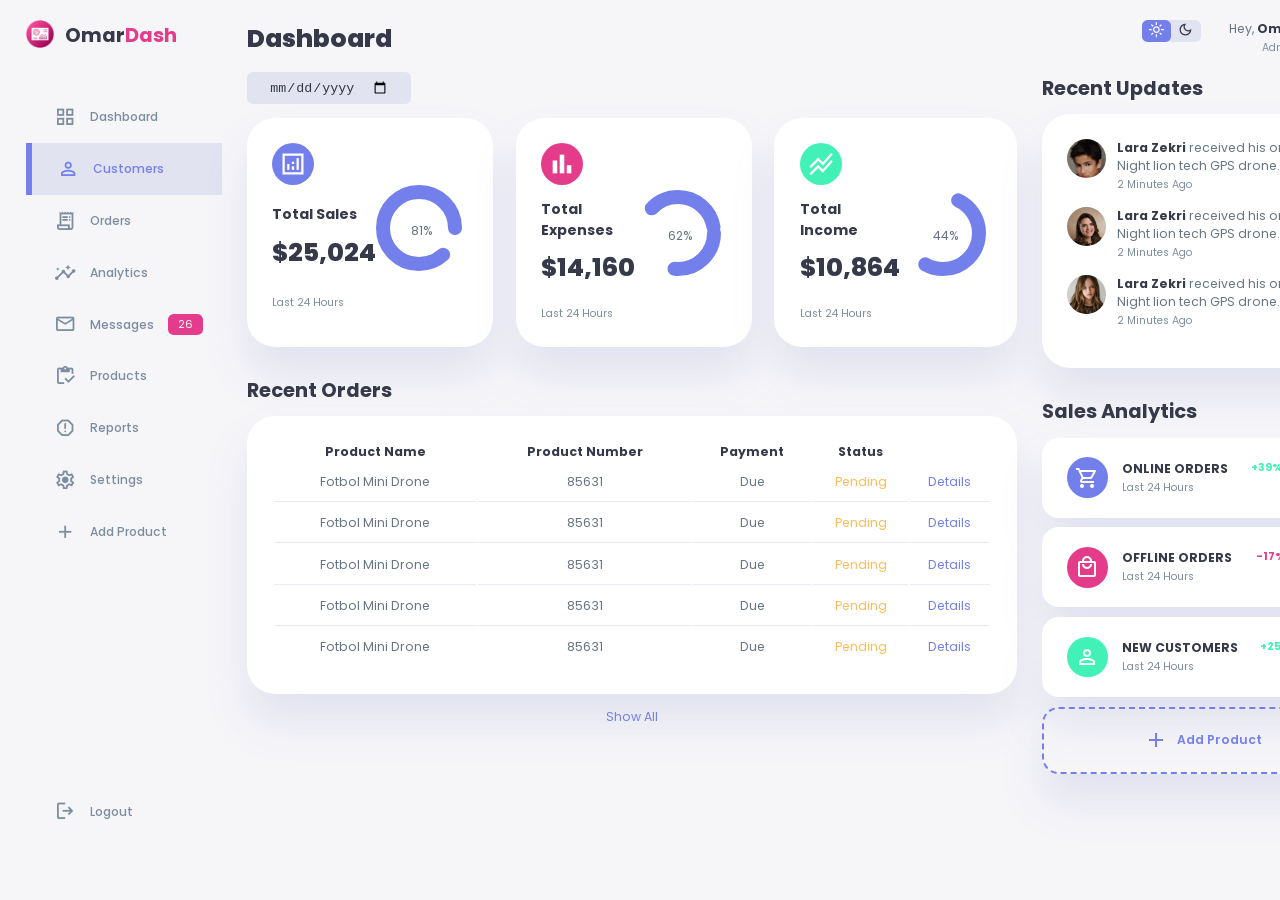
<file: index.html>
<!DOCTYPE html>
<html lang="en">
<head>
    <meta charset="UTF-8">
    <meta http-equiv="X-UA-Compatible" content="IE=edge">
    <meta name="viewport" content="width=device-width, initial-scale=1.0">
    <title>Admin Dashboard</title>
    <!-- Material Icons -->
    <link rel="stylesheet" href="https://fonts.googleapis.com/css2?family=Material+Symbols+Sharp:opsz,wght,FILL,GRAD@20..48,100..700,0..1,-50..200" />
    <link rel="stylesheet" href="https://fonts.googleapis.com/css2?family=Material+Symbols+Outlined:opsz,wght,FILL,GRAD@20..48,100..700,0..1,-50..200" />
    <link rel="stylesheet" href="./style.css">
</head>
<body>
    <div class="container">
        <!-- START OF ASIDE -->
        <aside>
            <div class="top">
                <div class="logo">
                    <img src="./images/logo.png">
                    <h2>Omar<span class="danger">Dash</span></h2>
                </div>
                <div class="close" id="close-btn">
                    <span class="material-symbols-outlined">close</span>
                </div>
            </div>
            <div class="sidebar">
                <a href="">
                    <span class="material-symbols-outlined">grid_view</span>
                    <h3>Dashboard</h3>
                </a>
                <a href="" class="active">
                    <span class="material-symbols-outlined">person</span>
                    <h3>Customers</h3>
                </a>
                <a href="">
                    <span class="material-symbols-outlined">receipt_long</span>
                    <h3>Orders</h3>
                </a>
                <a href="">
                    <span class="material-symbols-outlined">insights</span>
                    <h3>Analytics</h3>
                </a>
                <a href="">
                    <span class="material-symbols-outlined">mail_outline</span>
                    <h3>Messages</h3>
                    <span class="message-count">26</span>
                </a>
                <a href="">
                    <span class="material-symbols-outlined">inventory</span>
                    <h3>Products</h3>
                </a>
                <a href="">
                    <span class="material-symbols-outlined">report_gmailerrorred</span>
                    <h3>Reports</h3>
                </a>
                <a href="">
                    <span class="material-symbols-outlined">settings</span>
                    <h3>Settings</h3>
                </a>
                <a href="">
                    <span class="material-symbols-outlined">add</span>
                    <h3>Add Product</h3>
                </a>
                <a href="">
                    <span class="material-symbols-outlined">logout</span>
                    <h3>Logout</h3>
                </a>
            </div>
        </aside>
        <!-- END OF ASIDE -->
        <main>
            <h1>Dashboard</h1>
            <div class="date">
                <input type="date">
            </div>
            <div class="insights">
                <!-- START OF SALES -->
                <div class="sales">
                    <span class="material-symbols-sharp">analytics</span>
                    <div class="middle">
                        <div class="left">
                            <h3>Total Sales</h3>
                            <h1>$25,024</h1>
                        </div>
                        <div class="progress">
                            <svg>
                                <circle cx='38' cy='38' r='36'></circle>
                            </svg>
                            <div class="number">
                                <p>81%</p>
                            </div>
                        </div>
                    </div>
                    <small class="text-muted">Last 24 Hours</small>
                </div>
                <!-- END OF SALES -->
                <!-- START OF EXPENSES -->
                <div class="expenses">
                    <span class="material-symbols-sharp">bar_chart</span>
                    <div class="middle">
                        <div class="left">
                            <h3>Total Expenses</h3>
                            <h1>$14,160</h1>
                        </div>
                        <div class="progress">
                            <svg>
                                <circle cx='38' cy='38' r='36'></circle>
                            </svg>
                            <div class="number">
                                <p>62%</p>
                            </div>
                        </div>
                    </div>
                    <small class="text-muted">Last 24 Hours</small>
                </div>
                <!-- END OF EXPENSES -->
                <!-- START OF INCOME -->
                <div class="income">
                    <span class="material-symbols-sharp">stacked_line_chart</span>
                    <div class="middle">
                        <div class="left">
                            <h3>Total Income</h3>
                            <h1>$10,864</h1>
                        </div>
                        <div class="progress">
                            <svg>
                                <circle cx='38' cy='38' r='36'></circle>
                            </svg>
                            <div class="number">
                                <p>44%</p>
                            </div>
                        </div>
                    </div>
                    <small class="text-muted">Last 24 Hours</small>
                </div>
                <!-- END OF INCOME -->
            </div>
            <!-- END OF INSIGHTS -->

            <div class="recent-orders">
                <h2>Recent Orders</h2>
                <table>
                    <thead>
                        <tr>
                            <th>Product Name</th>
                            <th>Product Number</th>
                            <th>Payment</th>
                            <th>Status</th>
                            <th></th>
                        </tr>
                    </thead>
                    <tbody>
                        <tr>
                            <td>Fotbol Mini Drone</td>
                            <td>85631</td>
                            <td>Due</td>
                            <td class="warning">Pending</td>
                            <td class="primary">Details</td>
                        </tr>
                        <tr>
                            <td>Fotbol Mini Drone</td>
                            <td>85631</td>
                            <td>Due</td>
                            <td class="warning">Pending</td>
                            <td class="primary">Details</td>
                        </tr>
                        <tr>
                            <td>Fotbol Mini Drone</td>
                            <td>85631</td>
                            <td>Due</td>
                            <td class="warning">Pending</td>
                            <td class="primary">Details</td>
                        </tr>
                        <tr>
                            <td>Fotbol Mini Drone</td>
                            <td>85631</td>
                            <td>Due</td>
                            <td class="warning">Pending</td>
                            <td class="primary">Details</td>
                        </tr>
                        <tr>
                            <td>Fotbol Mini Drone</td>
                            <td>85631</td>
                            <td>Due</td>
                            <td class="warning">Pending</td>
                            <td class="primary">Details</td>
                        </tr>
                    </tbody>
                </table>
                <a href="#">Show All</a>
            </div>
        </main>
        <!-- END OF MAIN -->

        <div class="right">
            <div class="top">
                <button id="menu-btn">
                    <span class="material-symbols-outlined">menu</span>
                </button>
                <div class="theme-toggler">
                    <span class="material-symbols-outlined active">light_mode</span>
                    <span class="material-symbols-outlined">dark_mode</span>
                </div>
                <div class="profile">
                    <div class="info">
                        <p>Hey, <b>Omar</b></p>
                        <small class="text-muted">Admin</small>
                    </div>
                    <div class="profile-photo">
                        <img src="./images/admin.jpg" alt="">
                    </div>
                </div>
            </div>
            <!-- END OF TOP -->
            <div class="recent-updates">
                <h2>Recent Updates</h2>
                <div class="updates">
                    <div class="update">
                        <div class="profile-photo">
                            <img src="./images/profile1.jpg" alt="">
                        </div>
                        <div class="message">
                            <p><b>Lara Zekri</b> received his order of Night lion tech GPS drone.</p>
                            <small class="text-muted">2 Minutes Ago</small>
                        </div>
                    </div>
                    <div class="update">
                        <div class="profile-photo">
                            <img src="./images/profile3.jpg" alt="">
                        </div>
                        <div class="message">
                            <p><b>Lara Zekri</b> received his order of Night lion tech GPS drone.</p>
                            <small class="text-muted">2 Minutes Ago</small>
                        </div>
                    </div>
                    <div class="update">
                        <div class="profile-photo">
                            <img src="./images/profile4.jpg" alt="">
                        </div>
                        <div class="message">
                            <p><b>Lara Zekri</b> received his order of Night lion tech GPS drone.</p>
                            <small class="text-muted">2 Minutes Ago</small>
                        </div>
                    </div>
                </div>
            </div>
            <!-- END OF RECENT UPDATES -->
            <div class="sales-analytics">
                <h2>Sales Analytics</h2>
                <div class="item online">
                    <div class="icon">
                        <span class="material-symbols-outlined">shopping_cart</span>
                    </div>
                    <div class="right">
                        <div class="info">
                            <h3>ONLINE ORDERS</h3>
                            <small class="text-muted">Last 24 Hours</small>
                        </div>
                        <h5 class="success">+39%</h5>
                        <h3>3849</h3>
                    </div>
                </div>
                <div class="item offline">
                    <div class="icon">
                        <span class="material-symbols-outlined">local_mall</span>
                    </div>
                    <div class="right">
                        <div class="info">
                            <h3>OFFLINE ORDERS</h3>
                            <small class="text-muted">Last 24 Hours</small>
                        </div>
                        <h5 class="danger">-17%</h5>
                        <h3>1100</h3>
                    </div>
                </div>
                <div class="item customers">
                    <div class="icon">
                        <span class="material-symbols-outlined">person</span>
                    </div>
                    <div class="right">
                        <div class="info">
                            <h3>NEW CUSTOMERS</h3>
                            <small class="text-muted">Last 24 Hours</small>
                        </div>
                        <h5 class="success">+25%</h5>
                        <h3>849</h3>
                    </div>
                </div>
                <div class="item add-product">
                    <div>
                        <span class="material-symbols-outlined">add</span>
                        <h3>Add Product</h3>
                    </div>
                </div>
            </div>
        </div>
    </div>
</body>
</html>
</file>
<file: style.css>
@import url('https://fonts.googleapis.com/css2?family=Montserrat:wght@300;400;500;600;700&family=Open+Sans:wght@300;400;700&family=Poppins:ital,wght@0,200;0,800;1,800&display=swap');

/* ROOT VARIABLES */
:root {
    --color-primary: #7380ec;
    --color-danger: #E43C8A;
    --color-success: #41f1b6;
    --color-warning: #ffbb55;
    --color-white: #fff;
    --color-info-dark: #7d8da1;
    --color-info-light: #dce1eb;
    --color-dark: #363949;
    --color-light: rgba(132, 139, 200, 0.18);
    --color-primary-variant: #111e88;
    --color-dark-variant: #677483;
    --color-background: #f6f6f9;

    --card-border-radius: 2rem;
    --border-radius-1: 0.4rem;
    --border-radius-2: 0.8rem;
    --border-radius-3: 1.2rem;

    --card-padding: 1.8rem;
    --padding-1: 1.2rem;

    --box-shadow: 0 2rem 3rem var(--color-light);
}
* {
    margin: 0;
    padding: 0;
    outline: 0;
    appearance: none;
    border: 0;
    text-decoration: none;
    box-sizing: border-box;
}
html {
    font-size: 14px;
}
body {
    width: 100vw;
    height: 100vh;
    font-family: poppins, sans-serif;
    font-size: 0.88rem;
    background: var(--color-background);
    user-select: none;
    overflow-x: hidden;
    color: var(--color-dark);
}
.container {
    display: grid;
    width: 96%;
    margin: 0 auto;
    gap: 1.8rem;
    grid-template-columns: 14rem auto 23rem;
}
a {
    color: var(--color-dark);
}
img {
    display: block;
    width: 100%;
}
h1 {
    font-weight: 800;
    font-size: 1.8rem;
}
h2 {
    font-size: 1.4rem;
}
h3 {
    font-size: 0.87rem;
}
h4 {
    font-size: 0.8rem;
}
h5 {
    font-size: 0.77rem;
}
small {
    font-size: 0.75rem;
}
.profile-photo {
    width: 2.8rem;
    height: 2.8rem;
    border-radius: 50%;
    overflow: hidden;
}
.text-muted {
    color: var(--color-info-dark);
}
p {
    color: var(--color-dark-variant);
}
b {
    color: var(--color-dark);
}
.primary {
    color: var(--color-primary);
}
.danger {
    color: var(--color-danger);
}
.success {
    color: var(--color-success);
}
.warning {
    color: var(--color-warning);
}
aside {
    height: 100vh;
}
aside .top {
    display: flex;
    align-items: center;
    justify-content: space-between;
    margin-top: 1.4rem;
}
aside .logo {
    display: flex;
    gap: 0.8rem;
}
aside .logo img {
    width: 2rem;
    height: 2rem;
}
aside .close {
    display: none;
}

/* SIDEBAR */
aside .sidebar {
    display: flex;
    flex-direction: column;
    height: 86vh;
    position: relative;
    top: 3rem;
}
aside h3 {
    font-weight: 500;
}
aside .sidebar a {
    display: flex;
    color: var(--color-info-dark);
    margin-left: 2rem;
    gap: 1rem;
    align-items: center;
    position: relative;
    height: 3.7rem;
    transition: all 300ms ease;
}
aside .sidebar a span {
    font-size: 1.6rem;
    transition: all 300ms ease;
}
aside .sidebar a:last-child {
    position: absolute;
    bottom: 2rem;
    width: 100%;
}
aside .sidebar a.active {
    background: var(--color-light);
    color: var(--color-primary);
    margin-left: 0;
}
aside .sidebar a.active:before {
    content: "";
    width: 6px;
    height: 100%;
    background: var(--color-primary);
}
aside .sidebar a.active span {
    color: var(--color-primary);
    margin-left: calc(1rem - 3px);
}
aside .sidebar a:hover {
    color: var(--color-primary);
}
aside .sidebar a:hover span {
    margin-left: 1rem;
}
aside .sidebar .message-count {
    background: var(--color-danger);
    color: var(--color-white);
    padding: 2px 10px;
    font-size: 11px;
    border-radius: var(--border-radius-1);
}

/* MAIN */
main {
    margin-top: 1.4rem;
}
main .date {
    display: inline-block;
    background: var(--color-light);
    border-radius: var(--border-radius-1);
    margin-top: 1rem;
    padding: 0.5rem 1.6rem;
}
main .date input[type="date"] {
    background: transparent;
    color: var(--color-dark);
}
main .insights {
    display: grid;
    grid-template-columns: repeat(3, 1fr);
    gap: 1.6rem;
}
main .insights > div {
    background: var(--color-white);
    padding: var(--card-padding);
    border-radius: var(--card-border-radius);
    margin-top: 1rem;
    box-shadow: var(--box-shadow);
    transition: all 300ms ease;
}
main .insights > div:hover {
    box-shadow: none;
}
main .insights > div span {
    background: var(--color-primary);
    padding: 0.5rem;
    border-radius: 50%;
    color: var(--color-white);
    font-size: 2rem;
}
main .insights > div.expenses span {
    background: var(--color-danger);
}
main .insights > div.income span {
    background: var(--color-success);
}
main .insights > div .middle {
    display: flex;
    align-items: center;
    justify-content: space-between;
}
main .insights h3 {
    margin: 1rem 0 0.6rem;
    font-size: 1rem;
}
main .insights .progress {
    position: relative;
    width: 92px;
    height: 92px;
    border-radius: 50%;
}
main .insights svg {
    width: 7rem;
    height: 7rem;
}
main .insights svg circle {
    fill: none;
    stroke: var(--color-primary);
    stroke-width: 14;
    stroke-linecap: round;
    transform: translate(5px, 5px);
}
main .insights .sales svg circle {
    stroke-dashoffset: -30;
    stroke-dasharray: 200;
}
main .insights .expenses svg circle {
    stroke-dashoffset: 20;
    stroke-dasharray: 80;
}
main .insights .income svg circle {
    stroke-dashoffset: 35;
    stroke-dasharray: 110;
}
main .insights .progress .number {
    position: absolute;
    top: 0;
    left: 0;
    height: 100%;
    width: 100%;
    display: flex;
    justify-content: center;
    align-items: center;
}
main .insights small {
    margin-top: 1.3rem;
    display: block;
}

/* RECENT ORDERS */
main .recent-orders {
    margin-top: 2rem;
}
main .recent-orders h2 {
    margin-bottom: 0.8rem;
}
main .recent-orders table {
    background: var(--color-white);
    width: 100%;
    border-radius: var(--card-border-radius);
    padding: var(--card-padding);
    text-align: center;
    box-shadow: var(--box-shadow);
    transition: all 300ms ease;
}
main .recent-orders table:hover {
    box-shadow: none;
}
main table tbody td {
    height: 2.8rem;
    border-bottom: 1px solid var(--color-light);
    color: var(--color-dark-variant);
}
main table tbody tr:last-child td {
    border: none;
}
main .recent-orders a {
    text-align: center;
    display: block;
    margin: 1rem auto;
    color: var(--color-primary);
}

/* RIGHT */
.right {
    margin-top: 1.4rem;
}
.right .top {
    display: flex;
    justify-content: end;
    gap: 2rem;
}
.right .top button {
    display: none;
}
.right .theme-toggler {
    background: var(--color-light);
    display: flex;
    justify-content: space-between;
    align-items: center;
    height: 1.6rem;
    width: 4.2rem;
    cursor: pointer;
    border-radius: var(--border-radius-1);
}
.right .theme-toggler span {
    font-size: 1.2rem;
    width: 50%;
    height: 100%;
    display: flex;
    align-items: center;
    justify-content: center;
}
.right .theme-toggler span.active {
    background: var(--color-primary);
    color: white;
    border-radius: var(--border-radius-1);
}
.right .top .profile {
    display: flex;
    gap: 2rem;
    text-align: right;
}

/* RECENT UPDATES */
.right .recent-updates {
    margin-top: 1rem;
}
.right .recent-updates h2 {
    margin-bottom: 0.8rem;
}
.right .recent-updates .updates {
    background: var(--color-white);
    padding: var(--card-padding);
    border-radius: var(--card-border-radius);
    box-shadow: var(--box-shadow);
    transition: all 300ms ease;
}
.right .recent-updates .updates:hover {
    box-shadow: none;
}
.right .recent-updates .updates .update {
    display: grid;
    grid-template-columns: 2.6rem auto;
    gap: 1rem;
    margin-bottom: 1rem;
}

/* SALES ANALYTICS */
.right .sales-analytics {
    margin-top: 2rem;
}
.right .sales-analytics h2 {
    margin-bottom: 0.8rem;
}
.right .sales-analytics .item {
    background: var(--color-white);
    display: flex;
    align-items: center;
    gap: 1rem;
    margin-bottom: 0.7rem;
    padding: 1.4rem var(--card-padding);
    border-radius: var(--border-radius-3);
    box-shadow: var(--box-shadow);
    transition: all 300ms ease;
}
.right .sales-analytics .item:hover {
    box-shadow: none;
}
.right .sales-analytics .item .right {
    display: flex;
    justify-content: space-between;
    align-items: start;
    margin: 0;
    width: 100%;
}
.right .sales-analytics .item .icon {
    padding: 0.6rem;
    color: var(--color-white);
    border-radius: 50%;
    background: var(--color-primary);
    display: flex;
}
.right .sales-analytics .item.offline .icon {
    background: var(--color-danger);
}
.right .sales-analytics .item.customers .icon {
    background: var(--color-success);
}
.right .sales-analytics .add-product {
    background-color: transparent;
    border: 2px dashed var(--color-primary);
    color: var(--color-primary);
    display: flex;
    align-items: center;
    justify-content: center;
}
.right .sales-analytics .add-product div {
    display: flex;
    align-items: center;
    gap: 0.6rem;
}
.right .sales-analytics .add-product div h3 {
    font-weight: 600;
}

/* MEDIA QUERIES */
@media screen and (max-width: 1200px) {
    .container {
        width: 94%;
        grid-template-columns: 7rem auto 23rem;
    }
    aside .logo h2 {
        display: none;
    }
    aside .sidebar h3 {
        display: none;
    }
    aside .sidebar a {
        width: 5.6rem;
    }
    aside .sidebar a:last-child {
        position: relative;
        margin-top: 1.8rem;
    }
    main .insights {
        grid-template-columns: 1fr;
        gap: 0;
    }
    main .recent-orders {
        width: 94%;
        position: absolute;
        left: 50%;
        transform: translateX(-50%);
        margin: 2rem 0 0 0.8rem;
    }
}
</file>
